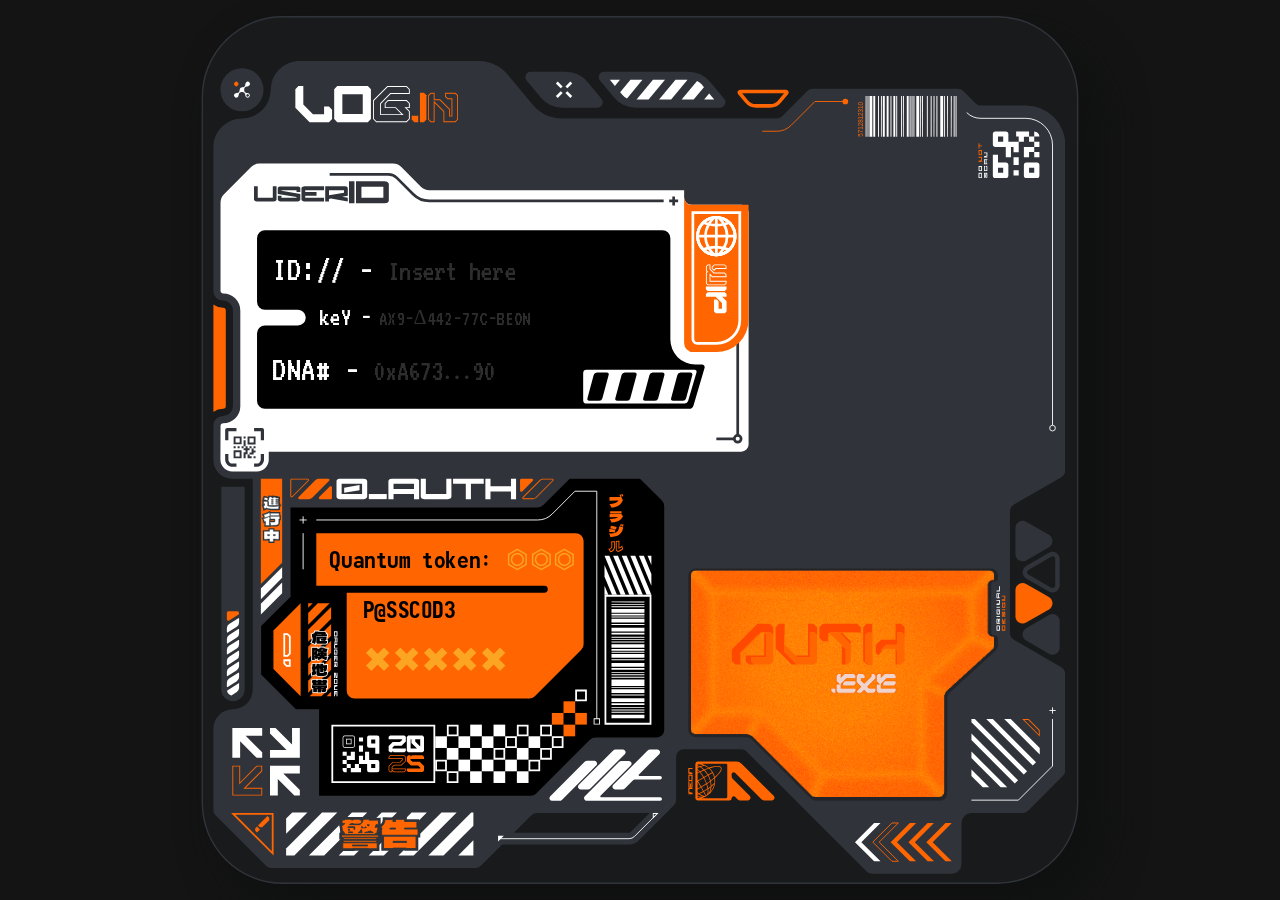
<file: index.html>
<!DOCTYPE html>
<html lang="en">
<head>
    <meta charset="UTF-8">
    <meta name="viewport" content="width=device-width, initial-scale=1.0">
    <title>Document</title>
</head>
<body>
    <h1>Teste</h1>
</body>
<script src="script.js"></script>
</html>
</file>
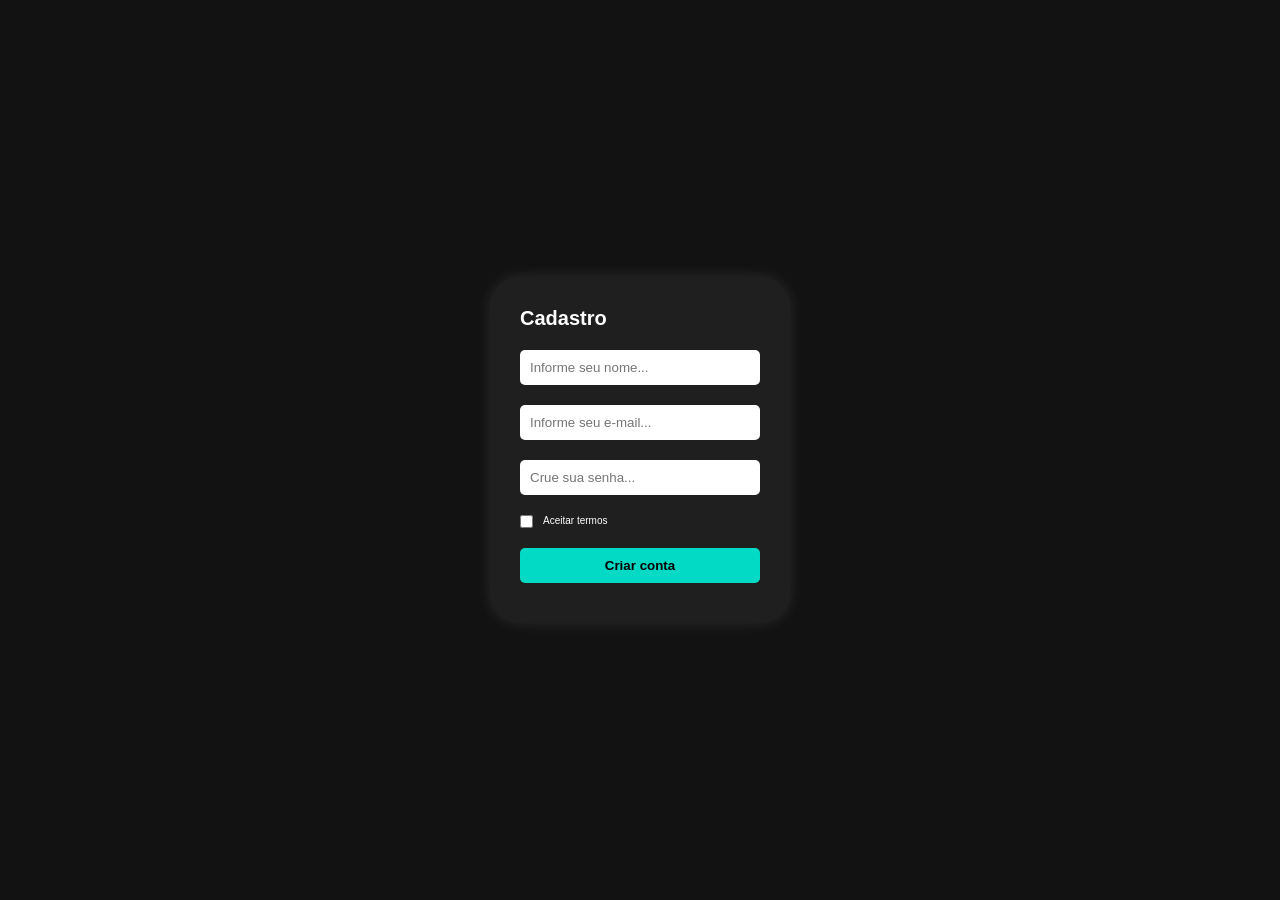
<file: cadastro/cadastro.html>
<!DOCTYPE html>
<html lang="pt-BR">
<head>
    <meta charset="UTF-8">
    <meta name="viewport" content="width=device-width, initial-scale=1.0">
    <title>Cadastro</title>
    <link rel="stylesheet" href="style.css">
    <link rel="stylesheet" href="../global.css">
</head>
<body>
    <div class="login-container">
        <h1>Cadastro</h1>
        <form id="registerForm">
            <input type="text" id="usuario" placeholder="Informe seu nome...">
            <input type="text" id="email" placeholder="Informe seu e-mail...">
            <input type="text" id="senha" placeholder="Crue sua senha...">
            <div class="termsCheck">
                <input type="checkbox" name="terms" id="terms">
                <label for="terms">Aceitar termos</label>
            </div>
            <button type="submit">Criar conta</button>
            <p id="mensagem"></p>
        </form>
    </div>
</body>
<script src="scriptCadastro.js"></script>
</html>
</file>
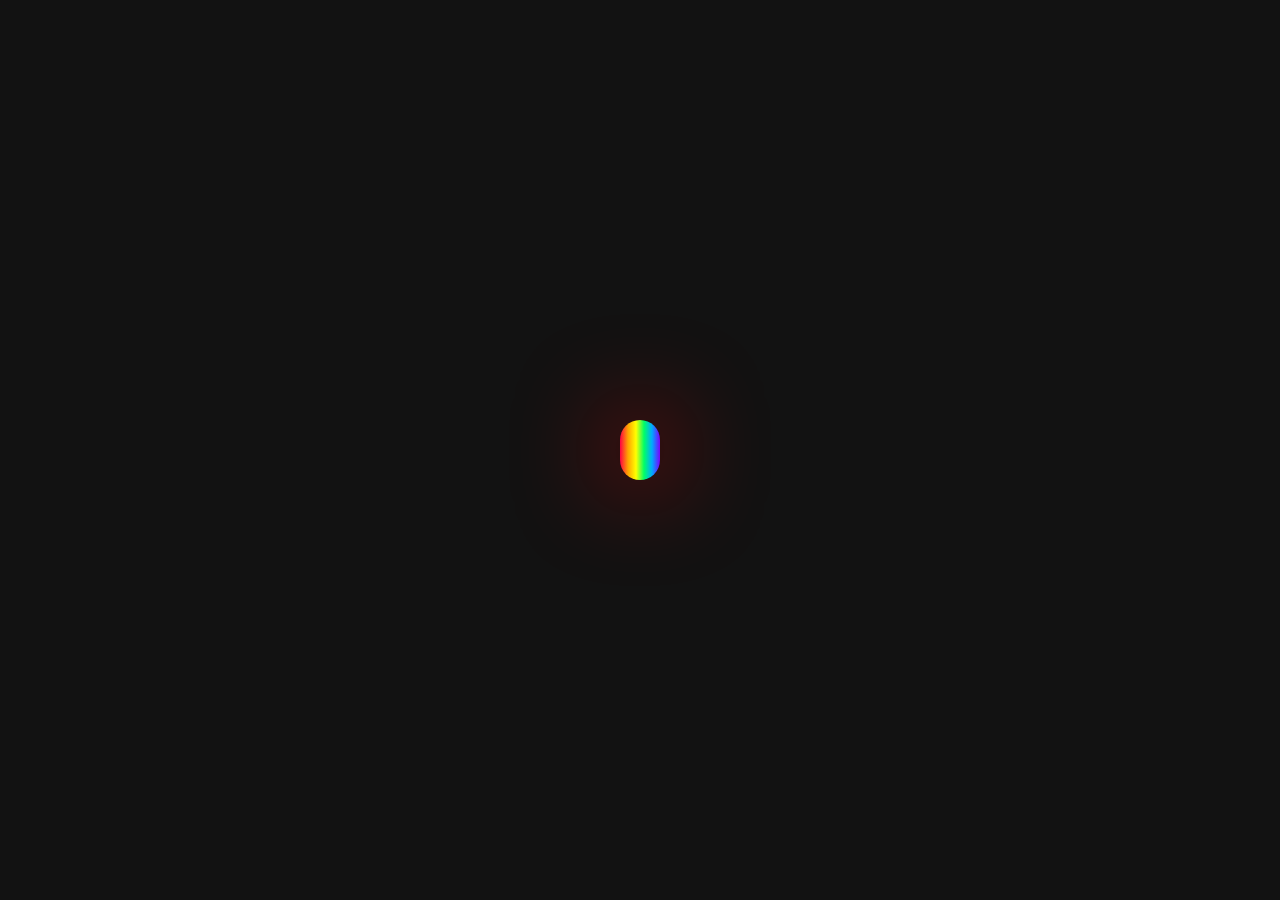
<file: dashboard/dashboard.html>
<!DOCTYPE html>
<html lang="pt-BR">
<head>
    <meta charset="UTF-8">
    <meta name="viewport" content="width=device-width, initial-scale=1.0">
    <link rel="stylesheet" href="style.css">
    <link rel="stylesheet" href="../global.css">
    <title>Dashboard</title>
</head>
<body>
    <div class="rainbow">
        <h1 id="welcome"></h1>
    </div>
</body>
<script src="script.js"></script>
</html>
</file>
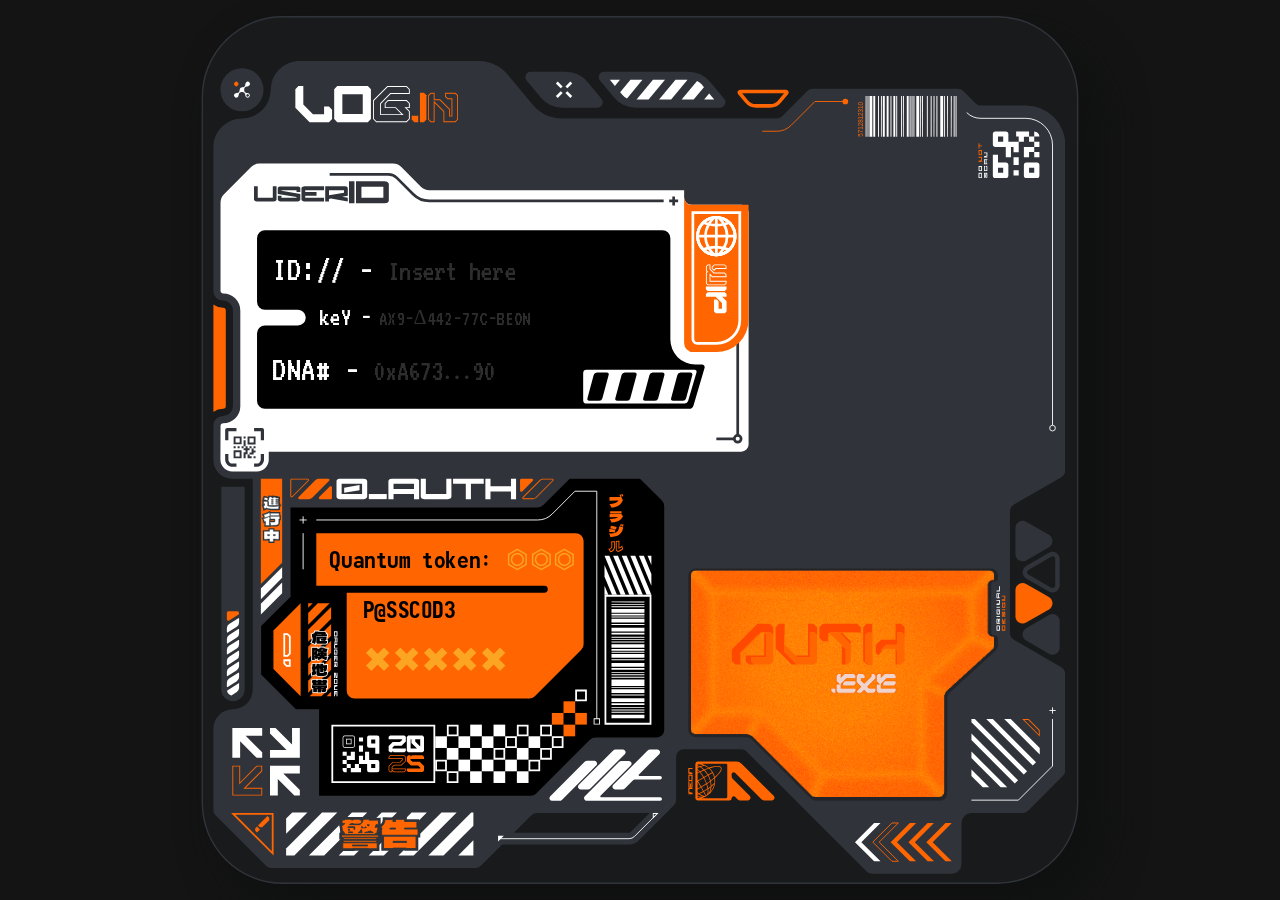
<file: login/login.html>
<!DOCTYPE html>
<html lang="pt-br">
<head>
    <meta charset="UTF-8">
    <meta name="viewport" content="width=device-width, initial-scale=1.0">
    <title>ⱠØ₲ł₦</title>
    <link rel="stylesheet" href="style.css">
    <link rel="stylesheet" href="../global.css">
    <link rel="shortcut icon" href="../assets/favicon.ico" type="image/x-icon">
</head>
<body>
    
    <div class="container-container">
        <div class="errorStrip"></div>

        <form>
            <div class="input-wrap greenCursor">
                <label for="userIDnumber" class="userIDnumber greenCursor">ID:// -</label>
                <input autocomplete="off" type="text" id="userIDnumber" class="greenCursor" placeholder="Insert here"/>
            </div>
            <div class="input-wrap">
                <label for="userKey" class="userKey greenCursor">keY - </label>
                <input autocomplete="off" type="text" id="userKey" class="greenCursor" placeholder="AX9-Δ442-77C-BEON"/>
            </div>
            <div class="input-wrap">
                <label for="dnaHash" class="dnaHash greenCursor">DNA# -</label>
                <input autocomplete="off" type="text" id="dnaHash" class="greenCursor" placeholder="0xA673…90"/>
            </div>

            <div class="input-wrap">
                <label for="token" class="token blueCursor">Quantum token: </label>
                <input autocomplete="off" type="text" id="token" class="blueCursor" placeholder="⏣⏣⏣"/>
            </div>

            <div class="input-wrap">
                <label for="passCode" class="passCode blueCursor">P@SSC0D3 </label>
                <input autocomplete="off" type="text" id="passCode" class="blueCursor" placeholder="✖✖✖✖✖"/>
            </div>

            <img draggable="false" src="../assets/Button.svg" class="button " id="button">
        </form>

        <img draggable="false" src="../assets/container.svg" alt="">

        <div class="errorStrip"></div>
        <audio id="errorSound" src="../assets/audios/error.mp3" preload="auto"></audio>
    </div>
    <div class="container-container-container">
        
    </div>
    <div class="blurBg"></div>
    <div class="accessGranted"></div>
    <audio id="accessGrantedSound" src="../assets/audios/accessGranted.mp3" preload="auto"></audio>
    

    <script src="script.js"></script>
</body>
</html>
</file>
<file: cadastro/style.css>
*{
    margin: 0;
    padding: 0;

    box-sizing: border-box;
}

body{
    font-family: Arial, sans-serif;
    background-color: #121212;
    color: #fff;
    display: flex;
    justify-content: center;
    align-items: center;
    height: 100vh;
}

.login-container{
    background-color: #1f1f1f;
    padding: 3rem;
    border-radius: 3rem;
    box-shadow: 0 0 1.5rem rgba(255, 255, 255, 0.1);
    width: 30rem;

    input{
        width: 100%;
        margin-bottom: 2rem;
        padding: 1rem;
        border: none;
        border-radius: .5rem;
    }
    
    input:nth-child(1){
        margin-top: 2rem;
    }

    .termsCheck{
        display: inline-flex;
        gap: 1rem;

        margin-bottom: 2rem;

        input{
            margin: 0;
        }

        label{
            white-space: nowrap;
        }
    }
}

button{
    width: 100%;
    padding: 1rem;
    background-color: #03dac6;
    color: #000;
    border: none;
    border-radius: .5rem;
    font-weight: bold;
    cursor: pointer;
}

button:hover {
    background-color: #00bfa5;
}

#mensagem{
    margin-top: 1rem;
    color: #ff5252;
    font-weight: bold;
}
</file>
<file: global.css>
:root {
    font-size: 62.5%;
}

@font-face {
    font-family: 'vt323';
    src: url('./assets/fonts/VT323-Regular.ttf');
}

@font-face {
    font-family: 'Aurebesh';
    src: url('./assets//fonts/Aurebesh.otf');
}

@font-face {
    font-family: 'Monofonto';
    src: url('./assets//fonts/monofonto.otf');
}


*{
    margin: 0;
    padding: 0;

    box-sizing: border-box;
}
</file>
<file: dashboard/style.css>
body{
    font-family: Arial, sans-serif;
    background-color: #121212;
    color: #fff;
    display: flex;
    justify-content: center;
    align-items: center;
    height: 100vh;
}

.rainbow{
    background: linear-gradient(90deg, #ff0044 0%, #ffa500 20%, #ffff00 40%, #00ff66 60%, #00aaff 80%, #7a00ff 100%);
    animation: rainbow 1s linear infinite;

    display: flex;
    align-items: center;
    justify-content: center;

    border-radius: 3rem;
    
    height: 6rem;
    padding: 0 2rem;

    box-shadow: 0 0 100px #ff0000;
}

@keyframes rainbow {
    from { filter: hue-rotate(0deg); }
    to   { filter: hue-rotate(360deg); }
}

h1#welcome{
    color: #121212;
}
</file>
<file: login/style.css>
@font-face {
    font-family: 'vt323';
    src: url('../assets/fonts/VT323-Regular.ttf');
}

@font-face {
    font-family: 'Aurebesh';
    src: url('../assets//fonts/Aurebesh.otf');
}

body{
    display: flex;
    align-items: center;
    justify-content: center;
    background-color: #141414;
    height: 100vh;

} 


.container-container{
    display: flex;
    align-items: center;
    justify-content: center;

    transition: transform 0.2s ease;

    cursor: url("../assets/cursor.svg"), auto;
    
    position: relative;

    background-color: #181A1C;
    border: 1px solid #30343A;

    width:  60.4rem;
    height: 59.8rem;

    border-radius: 5.6rem;

    box-shadow: 15px 15px 30px #0F1010;

    z-index: 1;
    
    img{
        position: absolute;
        top: 3rem;
        left: 0.7rem;
        z-index: 2;

        width: 58.7rem;

        z-index: 0 !important;
    }

    *{
        z-index: 3;
    }

    .input-wrap{
        position: absolute;

        display: flex;
        flex-direction: row;
        align-items: center;

        
    }

    .greenCursor{
        --original-color: #ffffff;
        cursor: url("../assets/cursorText.svg"), auto;
    }

    .blueCursor{
        cursor: url("../assets/blueCursorText.svg"), auto;
    }

    label{
        display: flex;
        align-items: center;
        justify-content: center;
    }

    /* userID =================================================== */

    .input-wrap:nth-child(1){
        width: 28.4rem;

        left: 3.7rem;
        top: 14.7rem;
        
    }
    
    label.userIDnumber{
        font-family: 'vt323';
        font-size: 24px;
        color: #ffffff;
        white-space: nowrap;

        padding: 1.4rem 0 1.1rem 1rem;
    }

    input#userIDnumber{
        padding: 1.4rem 1rem 1.1rem 1rem;

        width: 100%;
        border: none;

        outline: none;

        font-family: 'vt323';
        color: #00ff00;

        
        background-color: transparent;

        font-size: 24px;
    }

    input#userIDnumber::placeholder{
        font-size: 20px;
        color: #2e2e2e;
    }

    /* =================================================== */

    .input-wrap:nth-child(2){
        width: 25.1rem;
        height: 2rem;
        
        left: 7rem;
        top: 19.6rem;
    }

    label.userKey{
        font-family: 'vt323';
        font-size: 18px;
        color: #ffffff;
        white-space: nowrap;

        padding-left: 1rem;

        height: 100%;
    }

    input#userKey{

        width: 100%;
        height: 3rem;
        max-height: 3rem;
        border: none;

        outline: none;

        padding: 0 1rem 0 0.6rem;

        font-family: 'vt323';
        color: #00ff00;
        background-color: transparent;
        font-size: 18px;
        text-transform: uppercase;
        
    }

    input#userKey::placeholder{
        color: #2e2e2e;
        font-size: 14px;
        
    }

    /* =================================================== */

    .input-wrap:nth-child(3){
        align-items: flex-start;

        width: 28.5rem;
        height: 5.2rem;

        left: 3.7rem;
        top: 21.6rem;
    }

    label.dnaHash{
        height: 100%;
        font-family: 'vt323';
        font-size: 24px;
        color: #ffffff;
        white-space: nowrap;

        padding-left: 1rem;
    }

    input#dnaHash{

        width: 100%;
        height: 100%;
        border: none;

        padding: 0 7rem 0 1rem;

        outline: none;

        font-family: 'vt323';
        color: #00ff00;
        background-color: transparent;
        font-size: 24px;
    }

    input#dnaHash::placeholder{
        color: #2e2e2e;
        font-size: 20px;
    }
    /* =================================================== */

    /* 0_auth =================================================== */

    .input-wrap:nth-child(4){
        width: 18.5rem;
        height: 3.7rem;

        left: 7.7rem;
        top: 35.5rem;
    }

    label.token{
        height: 100%;
        font-family: 'Monofonto';
        font-size: 16px;
        white-space: nowrap;

        padding-left: 1rem;
    }

    input#token{

        width: 7rem;
        height: 100%;
        border: none;

        padding: 0 1rem;

        outline: none;

        font-family: 'Monofonto';
        color: #fff;
        background-color: transparent;
        font-size: 16px;
    }

    input#token::placeholder{
        color: #fca523;
        font-size: 18px;
    }

    /* =================================================== */

    .input-wrap:nth-child(5){
        flex-direction: column;
        align-items: flex-start;
        width: 16.1rem;
        height: 7.1rem;

        left: 10rem;
        top: 39.7rem;

    }

    label.passCode{
        justify-content: flex-start;

        width: 100%;
        height: 50%;
        font-family: 'Monofonto';
        font-size: 16px;
        white-space: nowrap;

        padding-left: 1rem;
    }

    input#passCode{

        width: 16.1rem;
        height: 100%;
        border: none;

        padding: 0 4rem 0 1rem;

        outline: none;

        font-family: 'Aurebesh';
        color: #fff;
        background-color: transparent;
        font-size: 24px;
    }

    input#passCode::placeholder{
        color: #fca523;
        font-size: 24px;;
    }

    img.button{
        position: absolute;
        top: 38.1rem;
        left: 33.6rem;

        width: 20.9rem;

        transition: 200ms;
        transform-origin: center;

        cursor: url('../assets/pointerCursor.svg'), auto;
    }

    img.button:active{
        transform: scale(0.98);
    }

    img.button:hover{
        
        filter: contrast(150%);
    }

    img.button.accessGrantedBtn{
        filter: brightness(1.8) hue-rotate(160deg);
    }
    
}

.errorStrip{
    overflow: hidden;

    position: absolute;
    border: solid 2px #FF6500;
    box-shadow: inset 0 0 0 5px #0F1010;
    background-color: #FF6500;

    width: 3rem;
    height: 0;

    z-index: 3;

    background-image: url('../assets/errorStrip.svg');
    transition: 200ms;

    opacity: 0;
}

.errorStrip.show {
    opacity: 1;
    height: 59.8rem;
}

.errorStrip:nth-child(1){
    left: -4rem;

    animation: roll 6s linear infinite;
}

.errorStrip:nth-child(4){
    right: -4rem;

    transform: rotate(180deg);
    animation: roll 6s linear infinite;
}


@keyframes roll {
    from { background-position-y: 0%; }
    to   { background-position-y: 320%; }
}

.errorAnimate{
    animation: errorInput 1s ease-in-out;
}

@keyframes errorInput {
    0%, 40%, 80% { color: #e0370d; }
    20%, 60%, 100% { color: var(--original-color); }
}

.blurBg{
    position: absolute;
    width: 100vw;
    height: 100vh;

    transition: 200ms;

    opacity: 0;
    z-index: 0;

    background: #64e9fd1f;
    backdrop-filter: blur(4px);
}

.accessGranted{
    opacity: 0;
    z-index: 0;
    position: absolute;

    width: 100%;
    height: 64rem;

    transition: 200ms;
    
    background-image: url('../assets/accessGranted.svg');

    animation: roll-x 5s linear infinite;
}

.accessGranted.show {
    opacity: 1;
    z-index: 5;
}

.blurBg.show{
    opacity: 1;
    z-index: 4;
}


@keyframes roll-x {
    from { background-position-x: 0; }
    to   { background-position-x: 300%; }
}
</file>
